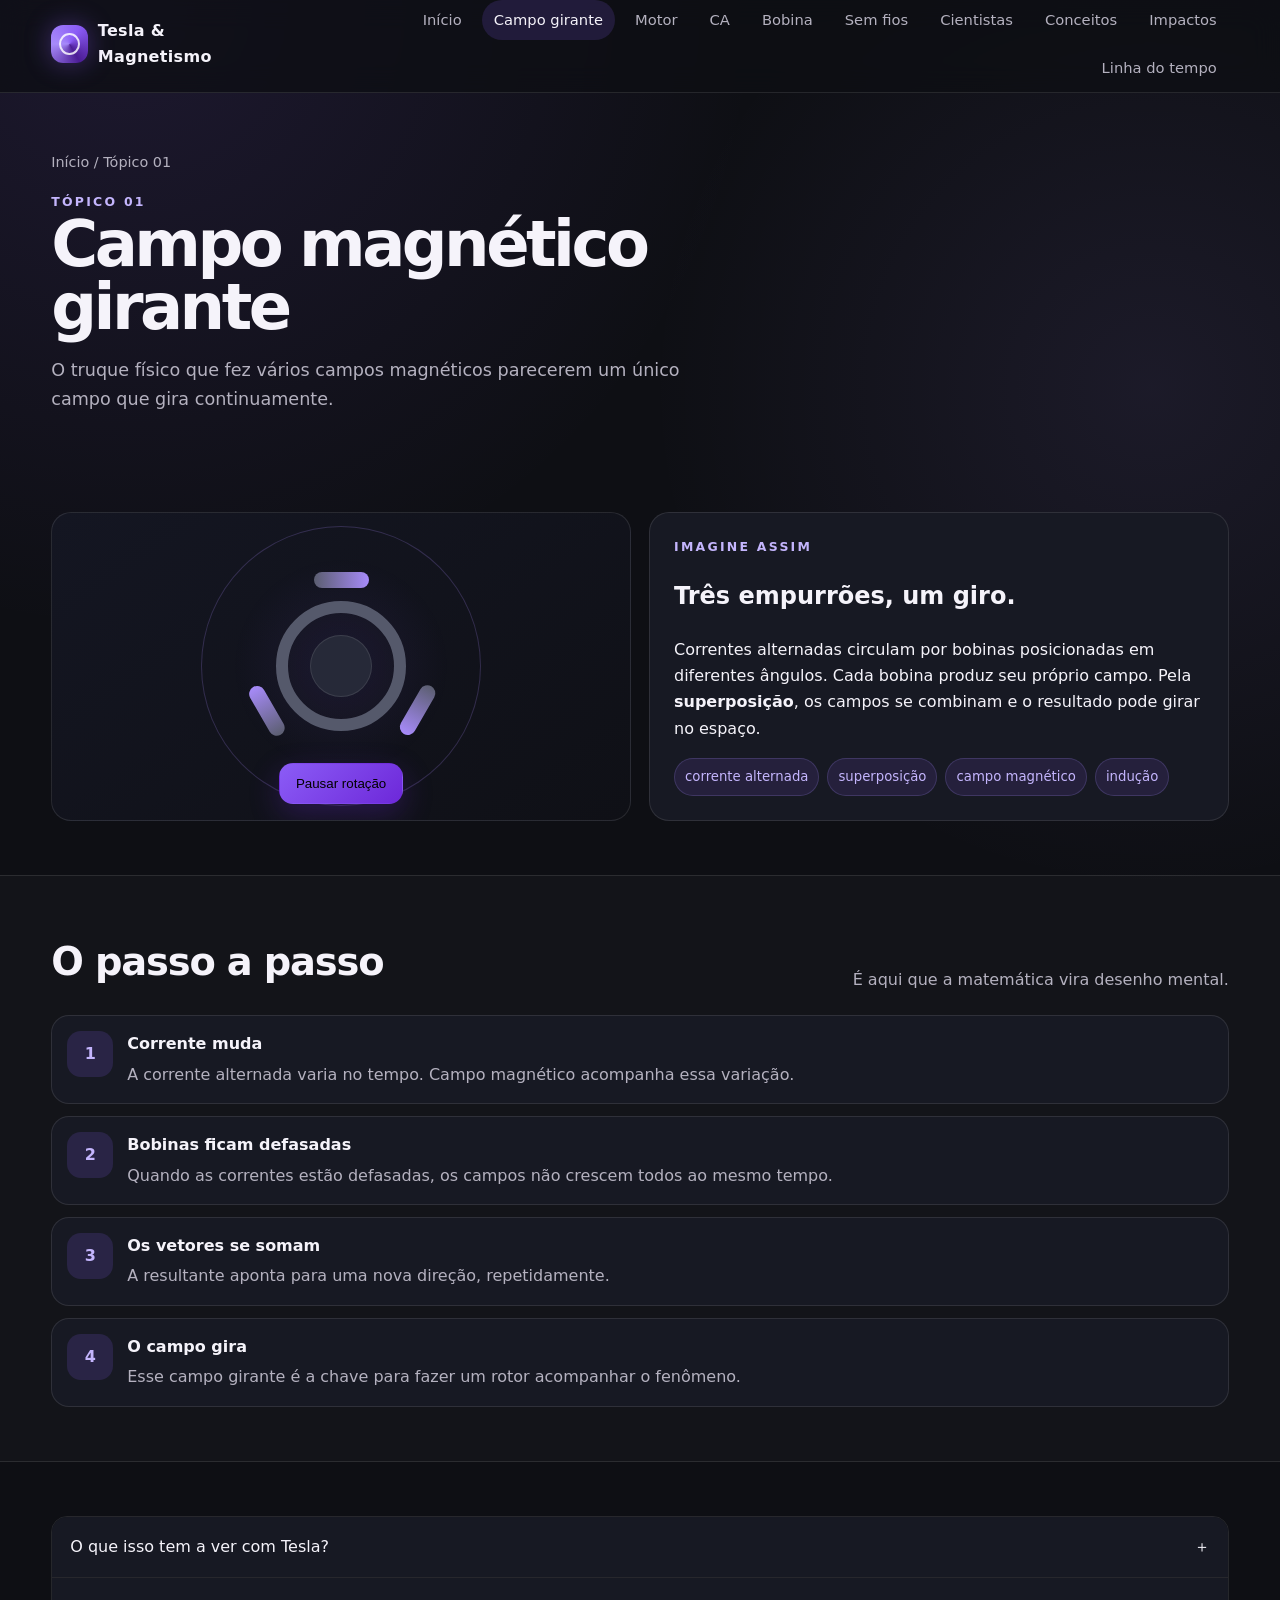
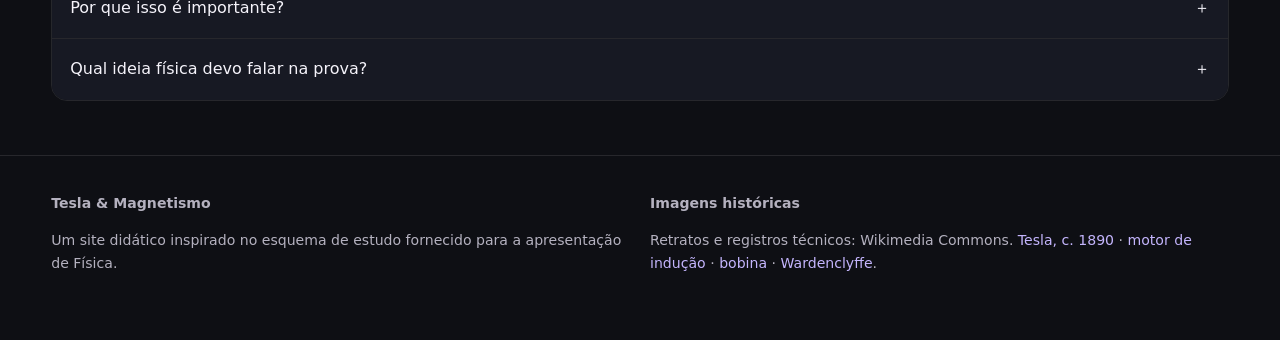
<file: campo-magnetico.html>
<!doctype html>
<html lang="pt-BR">

<head>
  <meta charset="utf-8">
  <meta name="viewport" content="width=device-width,initial-scale=1">
  <meta name="theme-color" content="#8b5cf6">
  <title>Tesla & Magnetismo | Campo Magnetico</title>
  <link rel="stylesheet" href="style.css">
</head>

<body>
  <header class="topbar">
    <nav class="nav container">
      <a class="brand" href="index.html"><span class="brand-mark"></span><span>Tesla & Magnetismo</span></a>
      <div class="nav-links">
        <a href="index.html">Início</a>
        <a href="campo-magnetico.html">Campo girante</a>
        <a href="motor-inducao.html">Motor</a>
        <a href="corrente-alternada.html">CA</a>
        <a href="bobina-tesla.html">Bobina</a>
        <a href="transmissao.html">Sem fios</a>
        <a href="cientistas.html">Cientistas</a>
        <a href="conceitos.html">Conceitos</a>
        <a href="impactos.html">Impactos</a>
        <a href="linha-do-tempo.html">Linha do tempo</a>
      </div>
    </nav>
    <div class="progress"></div>
  </header>
  <section class="page-hero">
    <div class="container">
      <div class="breadcrumbs"><a href="index.html">Início</a> / Tópico 01</div>
      <div class="page-title">
        <div class="reveal">
          <div class="eyebrow">Tópico 01</div>
          <h1>Campo magnético girante</h1>
          <p class="lead">O truque físico que fez vários campos magnéticos parecerem um único campo que gira
            continuamente.</p>
        </div>
      </div>
    </div>
  </section>
  <main>
    <section class="section">
      <div class="container lesson">
        <div class="visual reveal">
          <div class="rotor-scene" id="rotatorScene">
            <div class="coil-arm a"></div>
            <div class="coil-arm b"></div>
            <div class="coil-arm c"></div>
            <div class="rotor">
              <div class="rotor-core"></div>
            </div>
          </div><button class="btn primary" id="rotatorToggle" style="position:absolute;bottom:16px">Pausar
            rotação</button>
        </div>
        <div class="text-panel reveal">
          <div class="eyebrow">Imagine assim</div>
          <h2>Três empurrões, um giro.</h2>
          <p>Correntes alternadas circulam por bobinas posicionadas em diferentes ângulos. Cada bobina produz seu
            próprio campo. Pela <strong>superposição</strong>, os campos se combinam e o resultado pode girar no espaço.
          </p>
          <div class="pills"><span class="pill">corrente alternada</span><span class="pill">superposição</span><span
              class="pill">campo magnético</span><span class="pill">indução</span></div>
        </div>
      </div>
    </section>
    <section class="section alt">
      <div class="container">
        <div class="section-head">
          <h2>O passo a passo</h2>
          <p>É aqui que a matemática vira desenho mental.</p>
        </div>
        <div class="steps">
          <div class="step reveal">
            <div class="step-no">1</div>
            <div>
              <h4>Corrente muda</h4>
              <p>A corrente alternada varia no tempo. Campo magnético acompanha essa variação.</p>
            </div>
          </div>
          <div class="step reveal">
            <div class="step-no">2</div>
            <div>
              <h4>Bobinas ficam defasadas</h4>
              <p>Quando as correntes estão defasadas, os campos não crescem todos ao mesmo tempo.</p>
            </div>
          </div>
          <div class="step reveal">
            <div class="step-no">3</div>
            <div>
              <h4>Os vetores se somam</h4>
              <p>A resultante aponta para uma nova direção, repetidamente.</p>
            </div>
          </div>
          <div class="step reveal">
            <div class="step-no">4</div>
            <div>
              <h4>O campo gira</h4>
              <p>Esse campo girante é a chave para fazer um rotor acompanhar o fenômeno.</p>
            </div>
          </div>
        </div>
      </div>
    </section>
    <section class="section">
      <div class="container">
        <div class="accordion">
          <div class="acc-item"><button class="acc-btn">O que isso tem a ver com Tesla? <span>＋</span></button>
            <div class="acc-content">
              <div>Tesla desenvolveu e patenteou, em 1888, sistemas de motores e distribuição elétrica baseados nesse
                princípio.</div>
            </div>
          </div>
          <div class="acc-item"><button class="acc-btn">Por que isso é importante? <span>＋</span></button>
            <div class="acc-content">
              <div>Porque permitiu construir motores robustos e eficientes sem depender do mesmo tipo de comutação
                mecânica dos motores clássicos de corrente contínua.</div>
            </div>
          </div>
          <div class="acc-item"><button class="acc-btn">Qual ideia física devo falar na prova? <span>＋</span></button>
            <div class="acc-content">
              <div>Correntes elétricas produzem campos magnéticos, os campos se somam e a variação do fluxo pode induzir
                correntes em um condutor.</div>
            </div>
          </div>
        </div>
      </div>
    </section>
  </main>
  <footer class="footer">
    <div class="container footer-grid">
      <div><strong>Tesla & Magnetismo</strong>
        <p>Um site didático inspirado no esquema de estudo fornecido para a apresentação de Física.</p>
      </div>
      <div class="credits"><strong>Imagens históricas</strong>
        <p>Retratos e registros técnicos: Wikimedia Commons. <a
            href="https://commons.wikimedia.org/wiki/File:Nikola_Tesla_around_1890.jpg" target="_blank"
            rel="noopener">Tesla, c. 1890</a> · <a
            href="https://commons.wikimedia.org/wiki/File:Tesla%27s_induction_motor.jpg" target="_blank"
            rel="noopener">motor de indução</a> · <a href="https://commons.wikimedia.org/wiki/File:Tesla_lab_coil1.jpg"
            target="_blank" rel="noopener">bobina</a> · <a
            href="https://commons.wikimedia.org/wiki/File:Wardenclyffe_Tower.jpg" target="_blank"
            rel="noopener">Wardenclyffe</a>.</p>
      </div>
    </div>
  </footer>
  <script src="script.js"></script>
</body>

</html>
</file>
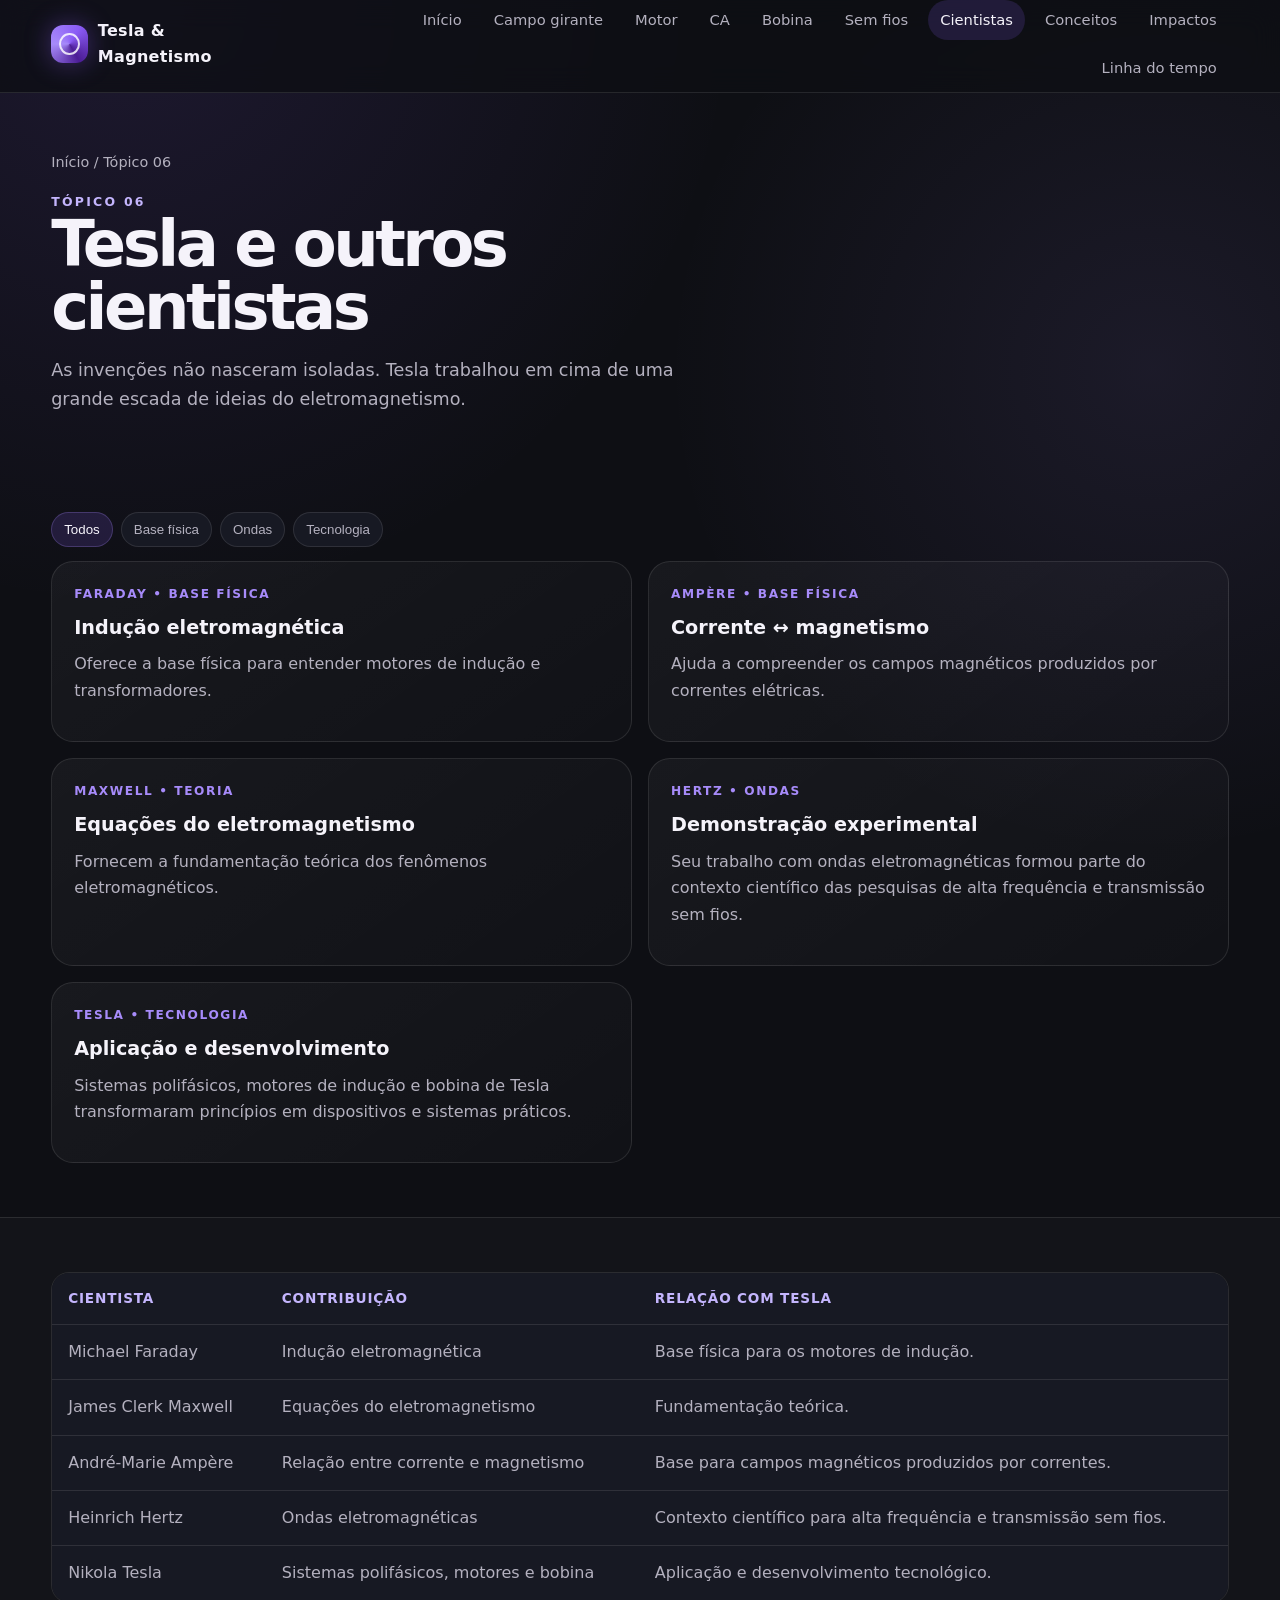
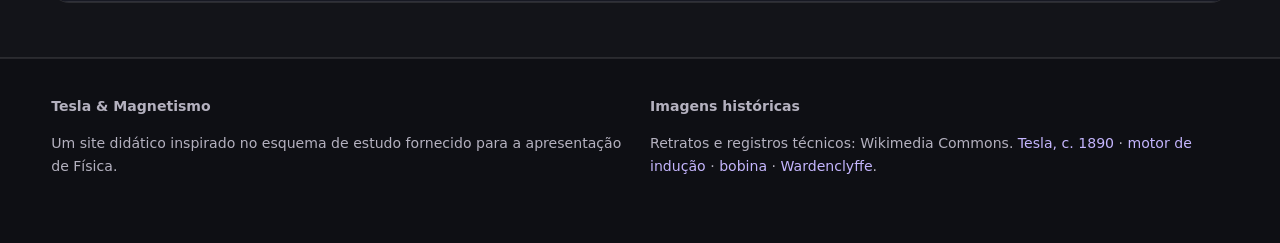
<file: cientistas.html>
<!doctype html>
<html lang="pt-BR">

<head>
  <meta charset="utf-8">
  <meta name="viewport" content="width=device-width,initial-scale=1">
  <meta name="theme-color" content="#8b5cf6">
  <title>Tesla & Magnetismo | Cientistas</title>
  <link rel="stylesheet" href="style.css">
</head>

<body>
  <header class="topbar">
    <nav class="nav container">
      <a class="brand" href="index.html"><span class="brand-mark"></span><span>Tesla & Magnetismo</span></a>
      <div class="nav-links">
        <a href="index.html">Início</a>
        <a href="campo-magnetico.html">Campo girante</a>
        <a href="motor-inducao.html">Motor</a>
        <a href="corrente-alternada.html">CA</a>
        <a href="bobina-tesla.html">Bobina</a>
        <a href="transmissao.html">Sem fios</a>
        <a href="cientistas.html">Cientistas</a>
        <a href="conceitos.html">Conceitos</a>
        <a href="impactos.html">Impactos</a>
        <a href="linha-do-tempo.html">Linha do tempo</a>
      </div>
    </nav>
    <div class="progress"></div>
  </header>
  <section class="page-hero">
    <div class="container">
      <div class="breadcrumbs"><a href="index.html">Início</a> / Tópico 06</div>
      <div class="page-title">
        <div class="reveal">
          <div class="eyebrow">Tópico 06</div>
          <h1>Tesla e outros cientistas</h1>
          <p class="lead">As invenções não nasceram isoladas. Tesla trabalhou em cima de uma grande escada de ideias do
            eletromagnetismo.</p>
        </div>
      </div>
    </div>
  </section>
  <main>
    <section class="section">
      <div class="container">
        <div class="filter-row"><button class="filter-btn active" data-filter="todos">Todos</button><button
            class="filter-btn" data-filter="base">Base física</button><button class="filter-btn"
            data-filter="ondas">Ondas</button><button class="filter-btn" data-filter="tecnologia">Tecnologia</button>
        </div>
        <div class="grid two">
          <article class="card reveal" data-scientist="base">
            <div class="num">Faraday • base física</div>
            <h3>Indução eletromagnética</h3>
            <p>Oferece a base física para entender motores de indução e transformadores.</p>
          </article>
          <article class="card reveal" data-scientist="base">
            <div class="num">Ampère • base física</div>
            <h3>Corrente ↔ magnetismo</h3>
            <p>Ajuda a compreender os campos magnéticos produzidos por correntes elétricas.</p>
          </article>
          <article class="card reveal" data-scientist="base">
            <div class="num">Maxwell • teoria</div>
            <h3>Equações do eletromagnetismo</h3>
            <p>Fornecem a fundamentação teórica dos fenômenos eletromagnéticos.</p>
          </article>
          <article class="card reveal" data-scientist="ondas">
            <div class="num">Hertz • ondas</div>
            <h3>Demonstração experimental</h3>
            <p>Seu trabalho com ondas eletromagnéticas formou parte do contexto científico das pesquisas de alta
              frequência e transmissão sem fios.</p>
          </article>
          <article class="card reveal" data-scientist="tecnologia">
            <div class="num">Tesla • tecnologia</div>
            <h3>Aplicação e desenvolvimento</h3>
            <p>Sistemas polifásicos, motores de indução e bobina de Tesla transformaram princípios em dispositivos e
              sistemas práticos.</p>
          </article>
        </div>
      </div>
    </section>
    <section class="section alt">
      <div class="container table-wrap reveal">
        <table class="data-table">
          <thead>
            <tr>
              <th>Cientista</th>
              <th>Contribuição</th>
              <th>Relação com Tesla</th>
            </tr>
          </thead>
          <tbody>
            <tr>
              <td>Michael Faraday</td>
              <td>Indução eletromagnética</td>
              <td>Base física para os motores de indução.</td>
            </tr>
            <tr>
              <td>James Clerk Maxwell</td>
              <td>Equações do eletromagnetismo</td>
              <td>Fundamentação teórica.</td>
            </tr>
            <tr>
              <td>André-Marie Ampère</td>
              <td>Relação entre corrente e magnetismo</td>
              <td>Base para campos magnéticos produzidos por correntes.</td>
            </tr>
            <tr>
              <td>Heinrich Hertz</td>
              <td>Ondas eletromagnéticas</td>
              <td>Contexto científico para alta frequência e transmissão sem fios.</td>
            </tr>
            <tr>
              <td>Nikola Tesla</td>
              <td>Sistemas polifásicos, motores e bobina</td>
              <td>Aplicação e desenvolvimento tecnológico.</td>
            </tr>
          </tbody>
        </table>
      </div>
    </section>
  </main>
  <footer class="footer">
    <div class="container footer-grid">
      <div><strong>Tesla & Magnetismo</strong>
        <p>Um site didático inspirado no esquema de estudo fornecido para a apresentação de Física.</p>
      </div>
      <div class="credits"><strong>Imagens históricas</strong>
        <p>Retratos e registros técnicos: Wikimedia Commons. <a
            href="https://commons.wikimedia.org/wiki/File:Nikola_Tesla_around_1890.jpg" target="_blank"
            rel="noopener">Tesla, c. 1890</a> · <a
            href="https://commons.wikimedia.org/wiki/File:Tesla%27s_induction_motor.jpg" target="_blank"
            rel="noopener">motor de indução</a> · <a href="https://commons.wikimedia.org/wiki/File:Tesla_lab_coil1.jpg"
            target="_blank" rel="noopener">bobina</a> · <a
            href="https://commons.wikimedia.org/wiki/File:Wardenclyffe_Tower.jpg" target="_blank"
            rel="noopener">Wardenclyffe</a>.</p>
      </div>
    </div>
  </footer>
  <script src="script.js"></script>
</body>

</html>
</file>
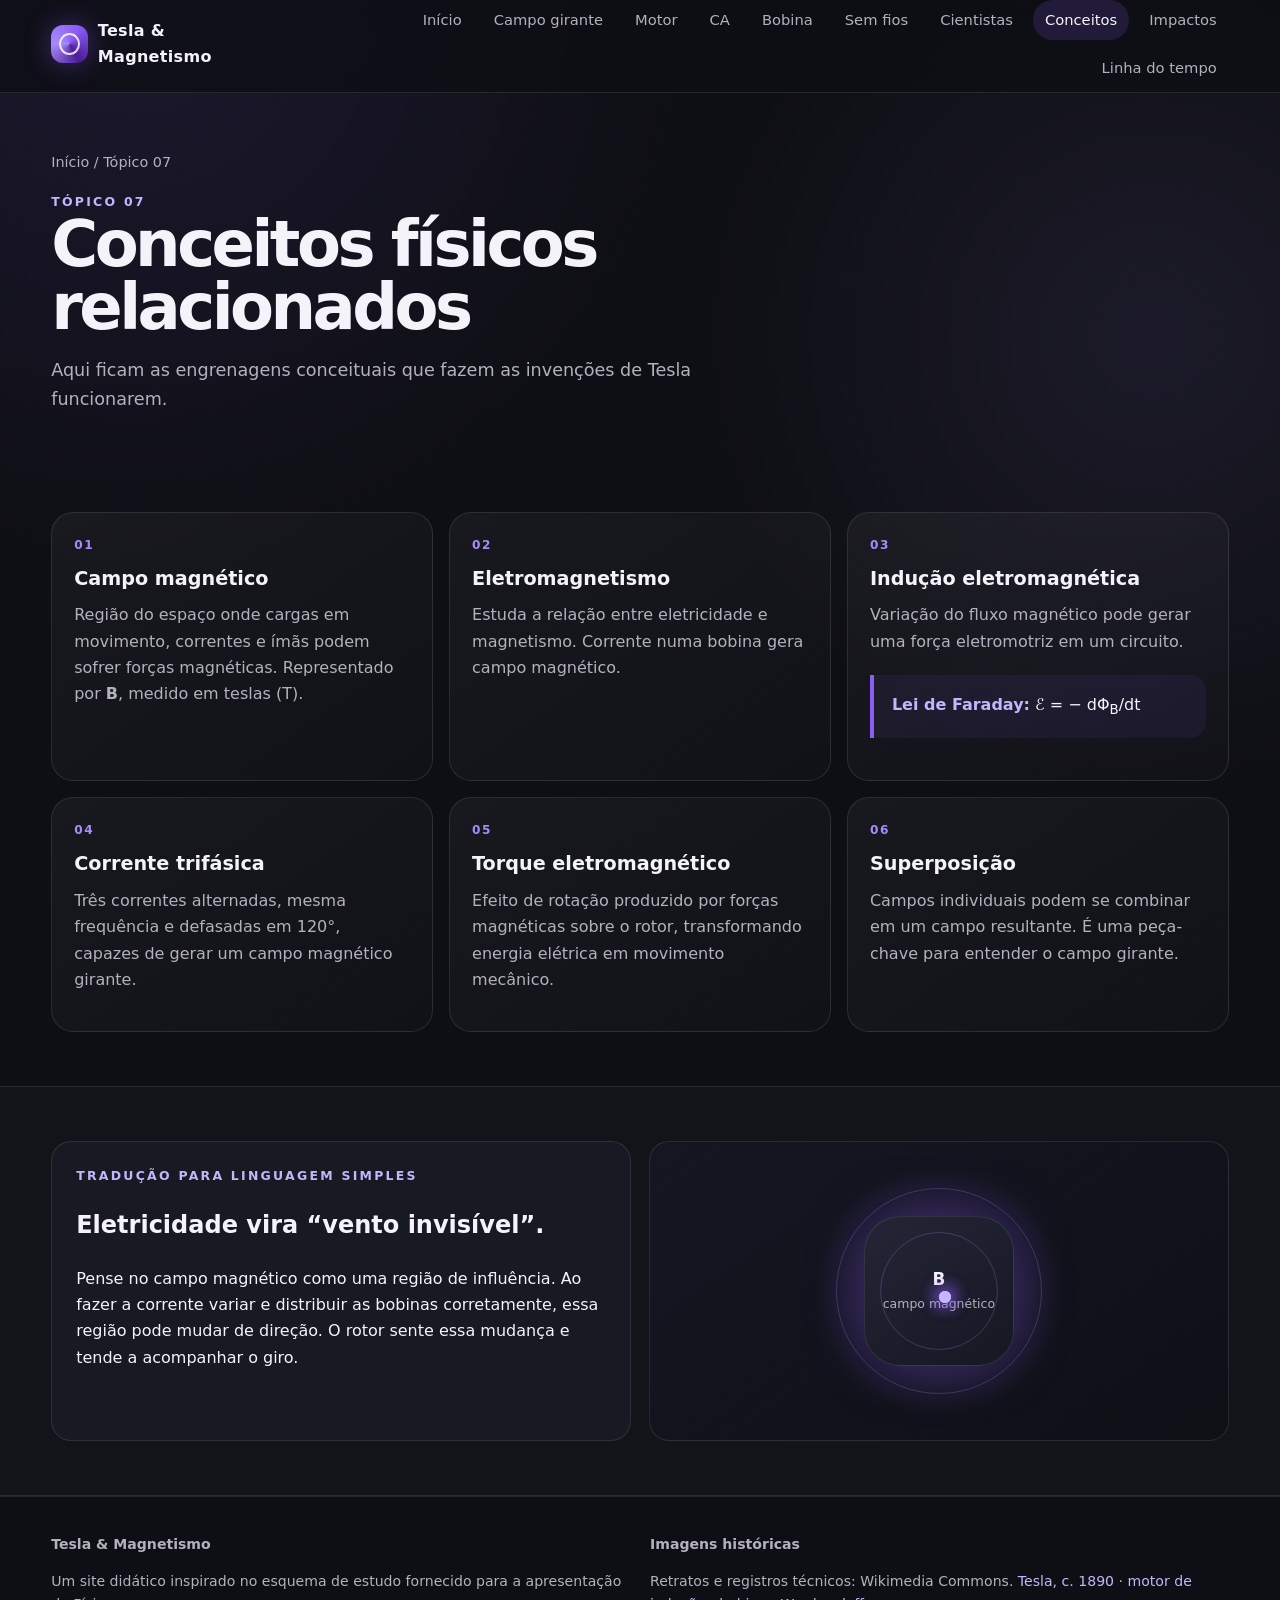
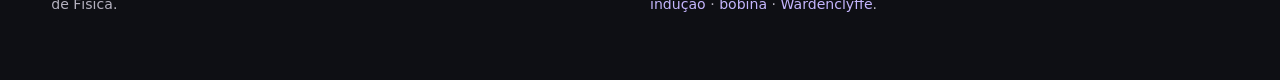
<file: conceitos.html>
<!doctype html>
<html lang="pt-BR">

<head>
  <meta charset="utf-8">
  <meta name="viewport" content="width=device-width,initial-scale=1">
  <meta name="theme-color" content="#8b5cf6">
  <title>Tesla & Magnetismo | Conceitos</title>
  <link rel="stylesheet" href="style.css">
</head>

<body>
  <header class="topbar">
    <nav class="nav container">
      <a class="brand" href="index.html"><span class="brand-mark"></span><span>Tesla & Magnetismo</span></a>
      <div class="nav-links">
        <a href="index.html">Início</a>
        <a href="campo-magnetico.html">Campo girante</a>
        <a href="motor-inducao.html">Motor</a>
        <a href="corrente-alternada.html">CA</a>
        <a href="bobina-tesla.html">Bobina</a>
        <a href="transmissao.html">Sem fios</a>
        <a href="cientistas.html">Cientistas</a>
        <a href="conceitos.html">Conceitos</a>
        <a href="impactos.html">Impactos</a>
        <a href="linha-do-tempo.html">Linha do tempo</a>
      </div>
    </nav>
    <div class="progress"></div>
  </header>
  <section class="page-hero">
    <div class="container">
      <div class="breadcrumbs"><a href="index.html">Início</a> / Tópico 07</div>
      <div class="page-title">
        <div class="reveal">
          <div class="eyebrow">Tópico 07</div>
          <h1>Conceitos físicos relacionados</h1>
          <p class="lead">Aqui ficam as engrenagens conceituais que fazem as invenções de Tesla funcionarem.</p>
        </div>
      </div>
    </div>
  </section>
  <main>
    <section class="section">
      <div class="container grid">
        <article class="card reveal">
          <div class="num">01</div>
          <h3>Campo magnético</h3>
          <p>Região do espaço onde cargas em movimento, correntes e ímãs podem sofrer forças magnéticas. Representado
            por <strong>B</strong>, medido em teslas (T).</p>
        </article>
        <article class="card reveal">
          <div class="num">02</div>
          <h3>Eletromagnetismo</h3>
          <p>Estuda a relação entre eletricidade e magnetismo. Corrente numa bobina gera campo magnético.</p>
        </article>
        <article class="card reveal">
          <div class="num">03</div>
          <h3>Indução eletromagnética</h3>
          <p>Variação do fluxo magnético pode gerar uma força eletromotriz em um circuito.</p>
          <div class="callout"><strong>Lei de Faraday:</strong> ℰ = − dΦ<sub>B</sub>/dt</div>
        </article>
        <article class="card reveal">
          <div class="num">04</div>
          <h3>Corrente trifásica</h3>
          <p>Três correntes alternadas, mesma frequência e defasadas em 120°, capazes de gerar um campo magnético
            girante.</p>
        </article>
        <article class="card reveal">
          <div class="num">05</div>
          <h3>Torque eletromagnético</h3>
          <p>Efeito de rotação produzido por forças magnéticas sobre o rotor, transformando energia elétrica em
            movimento mecânico.</p>
        </article>
        <article class="card reveal">
          <div class="num">06</div>
          <h3>Superposição</h3>
          <p>Campos individuais podem se combinar em um campo resultante. É uma peça-chave para entender o campo
            girante.</p>
        </article>
      </div>
    </section>
    <section class="section alt">
      <div class="container lesson">
        <div class="text-panel reveal">
          <div class="eyebrow">Tradução para linguagem simples</div>
          <h2>Eletricidade vira “vento invisível”.</h2>
          <p>Pense no campo magnético como uma região de influência. Ao fazer a corrente variar e distribuir as bobinas
            corretamente, essa região pode mudar de direção. O rotor sente essa mudança e tende a acompanhar o giro.</p>
        </div>
        <div class="visual reveal">
          <div class="core" style="width:250px;height:250px">
            <div class="orbit-dot"></div>
            <div class="orbit-dot"></div>
            <div class="orbit-dot"></div>
            <div class="core-center">
              <div><strong>B</strong><span>campo magnético</span></div>
            </div>
          </div>
        </div>
      </div>
    </section>
  </main>
  <footer class="footer">
    <div class="container footer-grid">
      <div><strong>Tesla & Magnetismo</strong>
        <p>Um site didático inspirado no esquema de estudo fornecido para a apresentação de Física.</p>
      </div>
      <div class="credits"><strong>Imagens históricas</strong>
        <p>Retratos e registros técnicos: Wikimedia Commons. <a
            href="https://commons.wikimedia.org/wiki/File:Nikola_Tesla_around_1890.jpg" target="_blank"
            rel="noopener">Tesla, c. 1890</a> · <a
            href="https://commons.wikimedia.org/wiki/File:Tesla%27s_induction_motor.jpg" target="_blank"
            rel="noopener">motor de indução</a> · <a href="https://commons.wikimedia.org/wiki/File:Tesla_lab_coil1.jpg"
            target="_blank" rel="noopener">bobina</a> · <a
            href="https://commons.wikimedia.org/wiki/File:Wardenclyffe_Tower.jpg" target="_blank"
            rel="noopener">Wardenclyffe</a>.</p>
      </div>
    </div>
  </footer>
  <script src="script.js"></script>
</body>

</html>
</file>
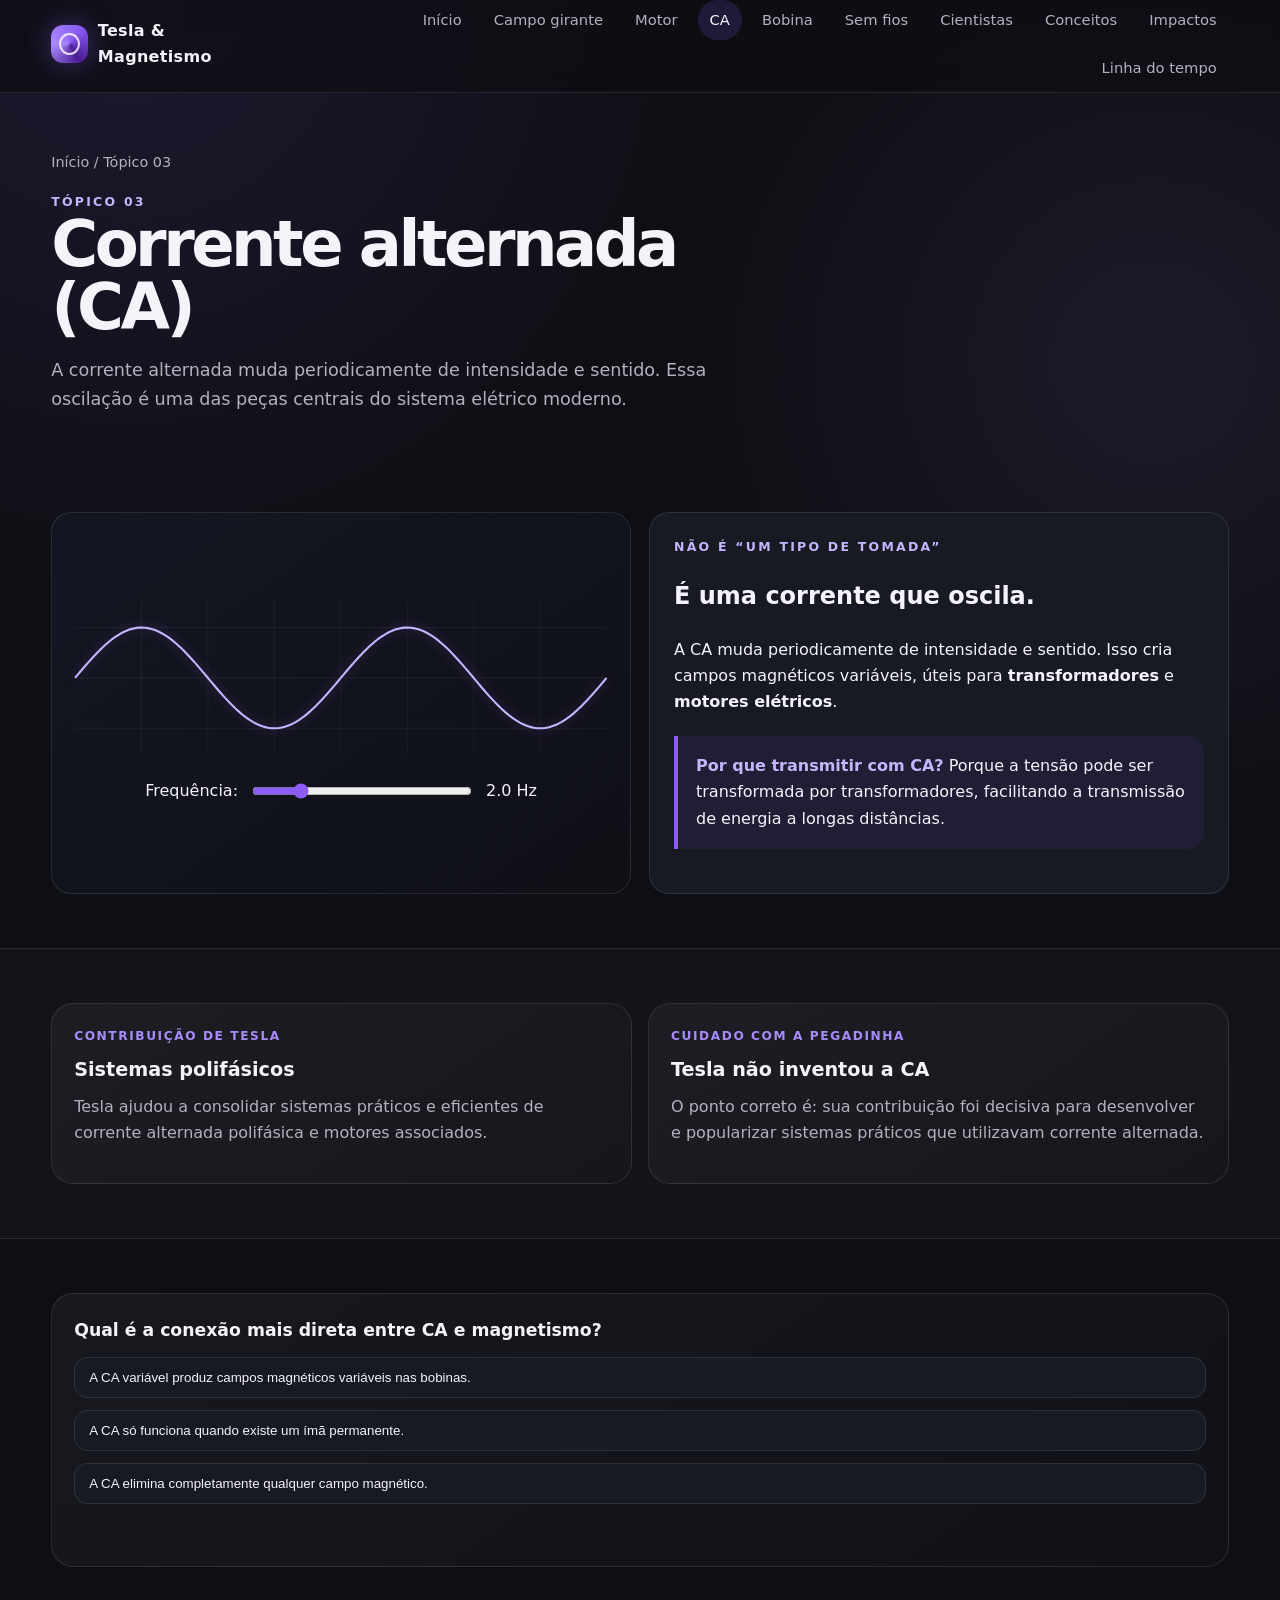
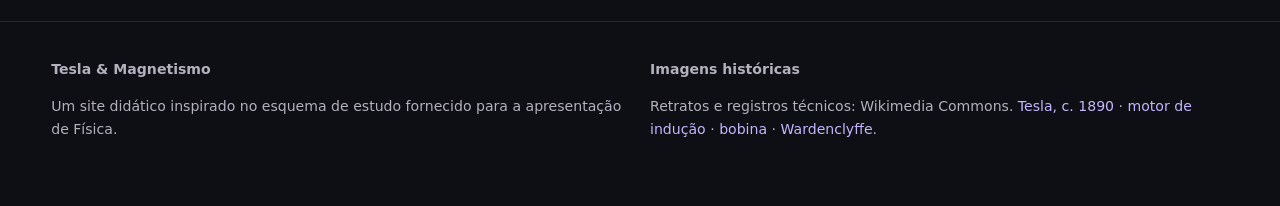
<file: corrente-alternada.html>
<!doctype html>
<html lang="pt-BR">

<head>
  <meta charset="utf-8">
  <meta name="viewport" content="width=device-width,initial-scale=1">
  <meta name="theme-color" content="#8b5cf6">
  <title>Tesla & Magnetismo | Corrente Alternada</title>
  <link rel="stylesheet" href="style.css">
</head>

<body>
  <header class="topbar">
    <nav class="nav container">
      <a class="brand" href="index.html"><span class="brand-mark"></span><span>Tesla & Magnetismo</span></a>
      <div class="nav-links">
        <a href="index.html">Início</a>
        <a href="campo-magnetico.html">Campo girante</a>
        <a href="motor-inducao.html">Motor</a>
        <a href="corrente-alternada.html">CA</a>
        <a href="bobina-tesla.html">Bobina</a>
        <a href="transmissao.html">Sem fios</a>
        <a href="cientistas.html">Cientistas</a>
        <a href="conceitos.html">Conceitos</a>
        <a href="impactos.html">Impactos</a>
        <a href="linha-do-tempo.html">Linha do tempo</a>
      </div>
    </nav>
    <div class="progress"></div>
  </header>
  <section class="page-hero">
    <div class="container">
      <div class="breadcrumbs"><a href="index.html">Início</a> / Tópico 03</div>
      <div class="page-title">
        <div class="reveal">
          <div class="eyebrow">Tópico 03</div>
          <h1>Corrente alternada (CA)</h1>
          <p class="lead">A corrente alternada muda periodicamente de intensidade e sentido. Essa oscilação é uma das
            peças centrais do sistema elétrico moderno.</p>
        </div>
      </div>
    </div>
  </section>
  <main>
    <section class="section">
      <div class="container lesson">
        <div class="visual reveal">
          <div class="wave-wrap"><svg class="wave-svg" viewBox="0 0 760 220" role="img"
              aria-label="Onda senoidal de corrente alternada">
              <g>
                <path class="grid-line"
                  d="M0 38H760M0 110H760M0 182H760M95 0V220M190 0V220M285 0V220M380 0V220M475 0V220M570 0V220M665 0V220">
                </path>
                <path id="wavePath" class="wave-path" d=""></path>
              </g>
            </svg>
            <div class="wave-controls"><label for="freq">Frequência:</label><input id="freq" type="range" min="1"
                max="6" step=".5" value="2"><span id="freqValue">2.0 Hz</span></div>
          </div>
        </div>
        <div class="text-panel reveal">
          <div class="eyebrow">Não é “um tipo de tomada”</div>
          <h2>É uma corrente que oscila.</h2>
          <p>A CA muda periodicamente de intensidade e sentido. Isso cria campos magnéticos variáveis, úteis para
            <strong>transformadores</strong> e <strong>motores elétricos</strong>.</p>
          <div class="callout"><strong>Por que transmitir com CA?</strong> Porque a tensão pode ser transformada por
            transformadores, facilitando a transmissão de energia a longas distâncias.</div>
        </div>
      </div>
    </section>
    <section class="section alt">
      <div class="container grid two">
        <article class="card reveal">
          <div class="num">Contribuição de Tesla</div>
          <h3>Sistemas polifásicos</h3>
          <p>Tesla ajudou a consolidar sistemas práticos e eficientes de corrente alternada polifásica e motores
            associados.</p>
        </article>
        <article class="card reveal">
          <div class="num">Cuidado com a pegadinha</div>
          <h3>Tesla não inventou a CA</h3>
          <p>O ponto correto é: sua contribuição foi decisiva para desenvolver e popularizar sistemas práticos que
            utilizavam corrente alternada.</p>
        </article>
      </div>
    </section>
    <section class="section">
      <div class="container">
        <div class="quiz card reveal">
          <div class="quiz-q">Qual é a conexão mais direta entre CA e magnetismo?</div><button data-correct="true">A CA
            variável produz campos magnéticos variáveis nas bobinas.</button><button>A CA só funciona quando existe um
            ímã permanente.</button><button>A CA elimina completamente qualquer campo magnético.</button>
          <div class="quiz-feedback"></div>
        </div>
      </div>
    </section>
  </main>
  <footer class="footer">
    <div class="container footer-grid">
      <div><strong>Tesla & Magnetismo</strong>
        <p>Um site didático inspirado no esquema de estudo fornecido para a apresentação de Física.</p>
      </div>
      <div class="credits"><strong>Imagens históricas</strong>
        <p>Retratos e registros técnicos: Wikimedia Commons. <a
            href="https://commons.wikimedia.org/wiki/File:Nikola_Tesla_around_1890.jpg" target="_blank"
            rel="noopener">Tesla, c. 1890</a> · <a
            href="https://commons.wikimedia.org/wiki/File:Tesla%27s_induction_motor.jpg" target="_blank"
            rel="noopener">motor de indução</a> · <a href="https://commons.wikimedia.org/wiki/File:Tesla_lab_coil1.jpg"
            target="_blank" rel="noopener">bobina</a> · <a
            href="https://commons.wikimedia.org/wiki/File:Wardenclyffe_Tower.jpg" target="_blank"
            rel="noopener">Wardenclyffe</a>.</p>
      </div>
    </div>
  </footer>
  <script src="script.js"></script>
</body>

</html>
</file>
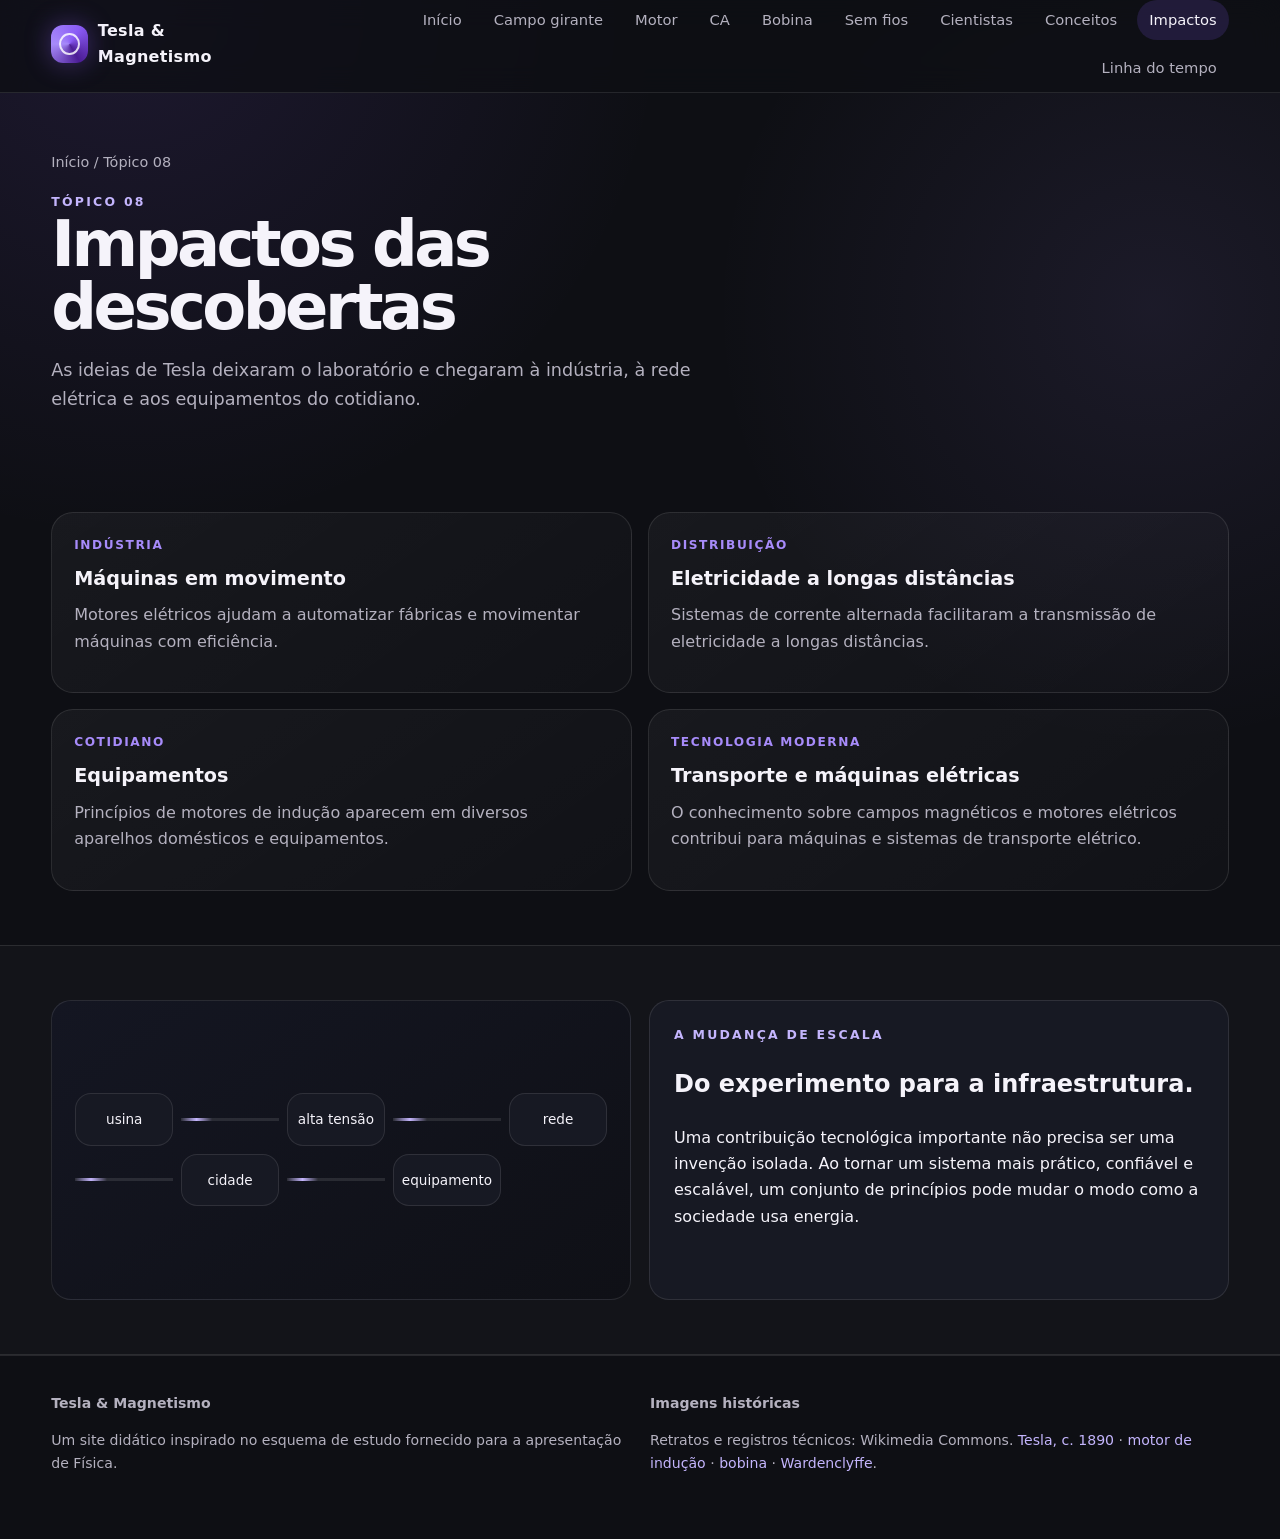
<file: impactos.html>
<!doctype html>
<html lang="pt-BR">

<head>
  <meta charset="utf-8">
  <meta name="viewport" content="width=device-width,initial-scale=1">
  <meta name="theme-color" content="#8b5cf6">
  <title>Tesla & Magnetismo | Impactos</title>
  <link rel="stylesheet" href="style.css">
</head>

<body>
  <header class="topbar">
    <nav class="nav container">
      <a class="brand" href="index.html"><span class="brand-mark"></span><span>Tesla & Magnetismo</span></a>
      <div class="nav-links">
        <a href="index.html">Início</a>
        <a href="campo-magnetico.html">Campo girante</a>
        <a href="motor-inducao.html">Motor</a>
        <a href="corrente-alternada.html">CA</a>
        <a href="bobina-tesla.html">Bobina</a>
        <a href="transmissao.html">Sem fios</a>
        <a href="cientistas.html">Cientistas</a>
        <a href="conceitos.html">Conceitos</a>
        <a href="impactos.html">Impactos</a>
        <a href="linha-do-tempo.html">Linha do tempo</a>
      </div>
    </nav>
    <div class="progress"></div>
  </header>
  <section class="page-hero">
    <div class="container">
      <div class="breadcrumbs"><a href="index.html">Início</a> / Tópico 08</div>
      <div class="page-title">
        <div class="reveal">
          <div class="eyebrow">Tópico 08</div>
          <h1>Impactos das descobertas</h1>
          <p class="lead">As ideias de Tesla deixaram o laboratório e chegaram à indústria, à rede elétrica e aos
            equipamentos do cotidiano.</p>
        </div>
      </div>
    </div>
  </section>
  <main>
    <section class="section">
      <div class="container grid two">
        <article class="card reveal">
          <div class="num">Indústria</div>
          <h3>Máquinas em movimento</h3>
          <p>Motores elétricos ajudam a automatizar fábricas e movimentar máquinas com eficiência.</p>
        </article>
        <article class="card reveal">
          <div class="num">Distribuição</div>
          <h3>Eletricidade a longas distâncias</h3>
          <p>Sistemas de corrente alternada facilitaram a transmissão de eletricidade a longas distâncias.</p>
        </article>
        <article class="card reveal">
          <div class="num">Cotidiano</div>
          <h3>Equipamentos</h3>
          <p>Princípios de motores de indução aparecem em diversos aparelhos domésticos e equipamentos.</p>
        </article>
        <article class="card reveal">
          <div class="num">Tecnologia moderna</div>
          <h3>Transporte e máquinas elétricas</h3>
          <p>O conhecimento sobre campos magnéticos e motores elétricos contribui para máquinas e sistemas de transporte
            elétrico.</p>
        </article>
      </div>
    </section>
    <section class="section alt">
      <div class="container lesson">
        <div class="visual reveal">
          <div class="flow">
            <div class="station">usina</div>
            <div class="pulse"></div>
            <div class="station">alta tensão</div>
            <div class="pulse"></div>
            <div class="station">rede</div>
            <div class="pulse"></div>
            <div class="station">cidade</div>
            <div class="pulse"></div>
            <div class="station">equipamento</div>
          </div>
        </div>
        <div class="text-panel reveal">
          <div class="eyebrow">A mudança de escala</div>
          <h2>Do experimento para a infraestrutura.</h2>
          <p>Uma contribuição tecnológica importante não precisa ser uma invenção isolada. Ao tornar um sistema mais
            prático, confiável e escalável, um conjunto de princípios pode mudar o modo como a sociedade usa energia.
          </p>
        </div>
      </div>
    </section>
  </main>
  <footer class="footer">
    <div class="container footer-grid">
      <div><strong>Tesla & Magnetismo</strong>
        <p>Um site didático inspirado no esquema de estudo fornecido para a apresentação de Física.</p>
      </div>
      <div class="credits"><strong>Imagens históricas</strong>
        <p>Retratos e registros técnicos: Wikimedia Commons. <a
            href="https://commons.wikimedia.org/wiki/File:Nikola_Tesla_around_1890.jpg" target="_blank"
            rel="noopener">Tesla, c. 1890</a> · <a
            href="https://commons.wikimedia.org/wiki/File:Tesla%27s_induction_motor.jpg" target="_blank"
            rel="noopener">motor de indução</a> · <a href="https://commons.wikimedia.org/wiki/File:Tesla_lab_coil1.jpg"
            target="_blank" rel="noopener">bobina</a> · <a
            href="https://commons.wikimedia.org/wiki/File:Wardenclyffe_Tower.jpg" target="_blank"
            rel="noopener">Wardenclyffe</a>.</p>
      </div>
    </div>
  </footer>
  <script src="script.js"></script>
</body>

</html>
</file>
<file: style.css>
:root {
  --bg: #0e0f14;
  --panel: #171923;
  --panel-2: #1e202d;
  --line: rgba(255, 255, 255, .10);
  --text: #f5f3fa;
  --muted: #b4b1bf;
  --purple: #8b5cf6;
  --purple-2: #a78bfa;
  --purple-3: #c4b5fd;
  --glow: rgba(139, 92, 246, .38);
  --gray: #2a2d3a;
  --max: 1180px;
  --radius: 22px;
}

* {
  box-sizing: border-box
}

html {
  scroll-behavior: smooth
}

body {
  margin: 0;
  background: radial-gradient(circle at 10% 0%, rgba(139, 92, 246, .12), transparent 28%), radial-gradient(circle at 90% 20%, rgba(167, 139, 250, .09), transparent 26%), var(--bg);
  color: var(--text);
  font-family: Inter, ui-sans-serif, system-ui, -apple-system, BlinkMacSystemFont, "Segoe UI", sans-serif;
  line-height: 1.65
}

a {
  color: inherit;
  text-decoration: none
}

img {
  max-width: 100%;
  display: block
}

.container {
  width: min(var(--max), 92vw);
  margin: auto
}

.topbar {
  position: sticky;
  top: 0;
  z-index: 50;
  background: rgba(14, 15, 20, .78);
  backdrop-filter: blur(14px);
  border-bottom: 1px solid var(--line)
}

.nav {
  min-height: 68px;
  display: flex;
  align-items: center;
  justify-content: space-between;
  gap: 20px
}

.brand {
  display: flex;
  align-items: center;
  gap: 10px;
  font-weight: 800;
  letter-spacing: .02em
}

.brand-mark {
  width: 38px;
  height: 38px;
  border-radius: 12px;
  background: conic-gradient(from 30deg, var(--purple), #4c1d95, var(--purple-2), var(--purple));
  box-shadow: 0 0 26px var(--glow);
  position: relative
}

.brand-mark:after {
  content: "";
  position: absolute;
  inset: 8px;
  border: 2px solid rgba(255, 255, 255, .82);
  border-radius: 50%
}

.nav-links {
  display: flex;
  flex-wrap: wrap;
  gap: 8px;
  justify-content: flex-end
}

.nav-links a {
  padding: 8px 12px;
  border-radius: 999px;
  color: var(--muted);
  font-size: .92rem
}

.nav-links a:hover,
.nav-links a.active {
  color: var(--text);
  background: rgba(139, 92, 246, .16)
}

.progress {
  height: 3px;
  background: linear-gradient(90deg, var(--purple), var(--purple-3));
  transform-origin: left;
  transform: scaleX(0)
}

.hero {
  padding: 88px 0 54px;
  position: relative;
  overflow: hidden
}

.hero-grid {
  display: grid;
  grid-template-columns: 1.2fr .8fr;
  align-items: center;
  gap: 44px
}

.eyebrow {
  text-transform: uppercase;
  letter-spacing: .18em;
  font-size: .78rem;
  color: var(--purple-3);
  font-weight: 800
}

h1 {
  font-size: clamp(2.8rem, 6vw, 5.6rem);
  line-height: .98;
  margin: 14px 0 22px;
  letter-spacing: -.055em
}

.lead {
  font-size: 1.1rem;
  color: var(--muted);
  max-width: 700px
}

.hero-actions {
  display: flex;
  gap: 12px;
  flex-wrap: wrap;
  margin-top: 28px
}

.btn {
  display: inline-flex;
  align-items: center;
  justify-content: center;
  gap: 8px;
  padding: 12px 16px;
  border-radius: 14px;
  border: 1px solid var(--line);
  transition: .25s;
  background: rgba(255, 255, 255, .03)
}

.btn.primary {
  background: linear-gradient(135deg, var(--purple), #6d28d9);
  border-color: transparent;
  box-shadow: 0 10px 30px rgba(109, 40, 217, .28)
}

.btn:hover {
  transform: translateY(-2px);
  border-color: rgba(196, 181, 253, .35)
}

.hero-art {
  position: relative;
  min-height: 410px;
  display: grid;
  place-items: center
}

.core {
  width: min(330px, 65vw);
  aspect-ratio: 1;
  border-radius: 50%;
  display: grid;
  place-items: center;
  background: radial-gradient(circle, rgba(196, 181, 253, .18), rgba(139, 92, 246, .12) 45%, transparent 70%);
  position: relative
}

.core:before,
.core:after {
  content: "";
  position: absolute;
  border: 1px solid rgba(167, 139, 250, .25);
  border-radius: 50%
}

.core:before {
  inset: 22px;
  animation: spin 16s linear infinite
}

.core:after {
  inset: 66px;
  animation: spin-rev 10s linear infinite
}

.core-center {
  width: 150px;
  height: 150px;
  border-radius: 36px;
  background: linear-gradient(145deg, #242637, #151722);
  border: 1px solid var(--line);
  display: grid;
  place-items: center;
  box-shadow: 0 0 60px rgba(139, 92, 246, .25)
}

.core-center strong {
  font-size: 1.05rem;
  display: block;
  width: 100%;
  text-align: center;
  padding: 0 8px;
  box-sizing: border-box
}

.core-center span {
  font-size: .78rem;
  color: var(--muted);
  display: block;
  text-align: center;
  padding: 0 15px
}

.orbit-dot {
  position: absolute;
  width: 12px;
  height: 12px;
  border-radius: 50%;
  background: var(--purple-3);
  box-shadow: 0 0 18px var(--purple);
  animation: orbit 6s linear infinite;
  top: 50%;
  left: 50%;
  transform-origin: -130px 0
}

.orbit-dot:nth-child(2) {
  animation-delay: -1.5s;
  transform-origin: -95px 0
}

.orbit-dot:nth-child(3) {
  animation-delay: -3s;
  transform-origin: -160px 0
}

.orbit-dot:nth-child(4) {
  animation-delay: -4.5s;
  transform-origin: -110px 0
}

.section {
  padding: 54px 0
}

.section.alt {
  background: rgba(255, 255, 255, .018);
  border-block: 1px solid var(--line)
}

.section-head {
  display: flex;
  align-items: end;
  justify-content: space-between;
  gap: 20px;
  margin-bottom: 22px
}

.section-head h2 {
  margin: 0;
  font-size: clamp(1.7rem, 3vw, 2.6rem);
  letter-spacing: -.03em
}

.section-head p {
  margin: 0;
  color: var(--muted);
  max-width: 640px
}

.grid {
  display: grid;
  grid-template-columns: repeat(3, 1fr);
  gap: 16px
}

.grid.two {
  grid-template-columns: repeat(2, 1fr)
}

.card {
  background: linear-gradient(145deg, rgba(255, 255, 255, .045), rgba(255, 255, 255, .015));
  border: 1px solid var(--line);
  border-radius: var(--radius);
  padding: 22px;
  position: relative;
  overflow: hidden;
  transition: .28s
}

.card:hover {
  transform: translateY(-5px);
  border-color: rgba(167, 139, 250, .35);
  box-shadow: 0 16px 45px rgba(0, 0, 0, .26)
}

.card .num {
  font-size: .76rem;
  color: var(--purple-2);
  font-weight: 800;
  letter-spacing: .13em;
  text-transform: uppercase
}

.card h3 {
  margin: 8px 0 8px;
  font-size: 1.2rem
}

.card p {
  color: var(--muted);
  margin: 0 0 15px
}

.card-link {
  color: var(--purple-3);
  font-weight: 700;
  font-size: .92rem
}

.schema {
  display: grid;
  grid-template-columns: repeat(3, 1fr);
  gap: 14px;
  align-items: center;
  position: relative
}

.schema-center {
  grid-column: 2;
  grid-row: 2;
  min-height: 160px;
  display: grid;
  place-items: center;
  text-align: center
}

.schema-card {
  min-height: 145px
}

.arrow {
  display: grid;
  place-items: center;
  color: var(--purple-3);
  font-size: 1.5rem
}

.fact-strip {
  display: grid;
  grid-template-columns: repeat(4, 1fr);
  gap: 12px;
  margin-top: 18px
}

.metric {
  padding: 18px;
  background: var(--panel);
  border: 1px solid var(--line);
  border-radius: 18px
}

.metric b {
  display: block;
  font-size: 1.45rem
}

.metric span {
  color: var(--muted);
  font-size: .9rem
}

.page-hero {
  padding: 58px 0 26px
}

.breadcrumbs {
  color: var(--muted);
  font-size: .9rem;
  margin-bottom: 18px
}

.page-title {
  display: grid;
  grid-template-columns: 1fr .72fr;
  gap: 28px;
  align-items: center
}

.page-title h1 {
  font-size: clamp(2.4rem, 5vw, 4.4rem);
  margin: 0 0 16px
}

.hero-photo {
  border-radius: 22px;
  overflow: hidden;
  border: 1px solid var(--line);
  background: #111
}

.hero-photo img {
  width: 100%;
  height: 360px;
  object-fit: cover
}

.caption {
  padding: 10px 14px;
  background: #12131a;
  color: var(--muted);
  font-size: .78rem
}

.callout {
  border-left: 4px solid var(--purple);
  background: rgba(139, 92, 246, .08);
  padding: 17px 18px;
  border-radius: 0 16px 16px 0;
  margin: 20px 0
}

.callout strong {
  color: var(--purple-3)
}

.lesson {
  display: grid;
  grid-template-columns: 1fr 1fr;
  gap: 18px;
  align-items: stretch
}

.visual {
  min-height: 300px;
  background: linear-gradient(145deg, #141622, #0f1016);
  border: 1px solid var(--line);
  border-radius: 20px;
  display: grid;
  place-items: center;
  overflow: hidden;
  position: relative
}

.text-panel {
  padding: 24px;
  border-radius: 20px;
  background: var(--panel);
  border: 1px solid var(--line)
}

.pills {
  display: flex;
  flex-wrap: wrap;
  gap: 8px
}

.pill {
  padding: 7px 10px;
  border-radius: 999px;
  background: rgba(139, 92, 246, .12);
  border: 1px solid rgba(167, 139, 250, .2);
  color: var(--purple-3);
  font-size: .83rem
}

.steps {
  display: grid;
  gap: 12px
}

.step {
  display: grid;
  grid-template-columns: 46px 1fr;
  gap: 14px;
  align-items: start;
  padding: 15px;
  border-radius: 18px;
  background: var(--panel);
  border: 1px solid var(--line)
}

.step-no {
  width: 46px;
  height: 46px;
  border-radius: 14px;
  background: rgba(139, 92, 246, .16);
  display: grid;
  place-items: center;
  color: var(--purple-3);
  font-weight: 800
}

.step h4 {
  margin: 0 0 4px
}

.step p {
  margin: 0;
  color: var(--muted)
}

.accordion {
  border: 1px solid var(--line);
  border-radius: 16px;
  overflow: hidden
}

.acc-item+.acc-item {
  border-top: 1px solid var(--line)
}

.acc-btn {
  width: 100%;
  display: flex;
  justify-content: space-between;
  gap: 12px;
  border: 0;
  background: var(--panel);
  color: var(--text);
  padding: 17px 18px;
  text-align: left;
  font: inherit;
  cursor: pointer
}

.acc-content {
  max-height: 0;
  overflow: hidden;
  transition: max-height .3s ease;
  background: #13141b
}

.acc-content>div {
  padding: 0 18px 17px;
  color: var(--muted)
}

.timeline {
  position: relative;
  padding: 10px 0
}

.timeline:before {
  content: "";
  position: absolute;
  left: 18px;
  top: 0;
  bottom: 0;
  width: 2px;
  background: linear-gradient(var(--purple), rgba(139, 92, 246, .05))
}

.time-item {
  position: relative;
  padding: 0 0 20px 58px
}

.time-dot {
  position: absolute;
  left: 9px;
  top: 5px;
  width: 20px;
  height: 20px;
  border-radius: 50%;
  background: #171923;
  border: 2px solid var(--purple-2);
  box-shadow: 0 0 16px var(--glow)
}

.time-btn {
  display: block;
  width: 100%;
  text-align: left;
  border: 1px solid var(--line);
  background: var(--panel);
  color: var(--text);
  padding: 17px;
  border-radius: 18px;
  cursor: pointer
}

.time-btn small {
  color: var(--purple-3);
  font-weight: 800
}

.time-btn h3 {
  margin: 6px 0
}

.time-detail {
  display: none;
  color: var(--muted);
  padding: 12px 2px 0
}

.time-item.open .time-detail {
  display: block
}

.wave-wrap {
  width: 92%;
  max-width: 620px
}

.wave-svg {
  width: 100%;
  height: auto;
  overflow: visible
}

.wave-path {
  fill: none;
  stroke: var(--purple-3);
  stroke-width: 3;
  filter: drop-shadow(0 0 8px rgba(139, 92, 246, .45))
}

.grid-line {
  stroke: rgba(255, 255, 255, .08);
  stroke-width: 1
}

.wave-controls {
  display: flex;
  gap: 12px;
  align-items: center;
  justify-content: center;
  margin-top: 15px
}

.wave-controls input {
  accent-color: var(--purple);
  width: 220px
}

.rotor-scene {
  width: 280px;
  height: 280px;
  border: 1px solid rgba(167, 139, 250, .22);
  border-radius: 50%;
  position: relative;
  background: radial-gradient(circle, rgba(139, 92, 246, .09), transparent 55%)
}

.rotor {
  position: absolute;
  inset: 74px;
  border-radius: 50%;
  border: 12px solid #55596b;
  display: grid;
  place-items: center;
  animation: spin 3.2s linear infinite
}

.rotor-core {
  width: 62px;
  height: 62px;
  border-radius: 50%;
  background: #262938;
  border: 1px solid var(--line)
}

.coil-arm {
  position: absolute;
  width: 55px;
  height: 16px;
  background: linear-gradient(90deg, #5b5e70, var(--purple-2));
  border-radius: 999px;
  left: 112px;
  top: 45px;
  transform-origin: 28px 95px;
  transform: rotate(0deg)
}

.coil-arm.a {
  transform: rotate(0deg)
}

.coil-arm.b {
  transform: rotate(120deg)
}

.coil-arm.c {
  transform: rotate(240deg)
}

.coil-visual {
  width: 260px;
  height: 320px;
  position: relative
}

.coil-body {
  position: absolute;
  left: 50%;
  transform: translateX(-50%);
  bottom: 30px;
  width: 110px;
  height: 210px;
  border-radius: 55px 55px 38px 38px;
  background: repeating-linear-gradient(to bottom, #6b4bb8 0 5px, #2a203f 5px 10px);
  border: 1px solid rgba(196, 181, 253, .35);
  box-shadow: 0 0 34px rgba(139, 92, 246, .18)
}

.coil-top {
  position: absolute;
  left: 50%;
  transform: translateX(-50%);
  top: 12px;
  width: 150px;
  height: 64px;
  border-radius: 50%;
  background: radial-gradient(circle at 42% 38%, #e8dcff, #8b5cf6 45%, #2c2142 70%);
  filter: drop-shadow(0 0 20px rgba(139, 92, 246, .5))
}

.spark {
  position: absolute;
  width: 3px;
  height: 78px;
  background: linear-gradient(var(--purple-3), transparent);
  top: 54px;
  left: 128px;
  transform-origin: bottom center;
  animation: zap .85s infinite alternate;
  filter: drop-shadow(0 0 10px var(--purple-3))
}

.spark.s2 {
  transform: rotate(25deg);
  animation-delay: .2s
}

.spark.s3 {
  transform: rotate(-25deg);
  animation-delay: .4s
}

.flow {
  display: grid;
  grid-template-columns: repeat(5, 1fr);
  gap: 8px;
  width: 92%;
  max-width: 760px;
  align-items: center
}

.station {
  padding: 14px 8px;
  text-align: center;
  border: 1px solid var(--line);
  border-radius: 16px;
  background: var(--panel);
  font-size: .85rem
}

.pulse {
  height: 3px;
  background: var(--line);
  position: relative;
  overflow: hidden
}

.pulse:after {
  content: "";
  position: absolute;
  inset: 0;
  width: 32%;
  background: linear-gradient(90deg, transparent, var(--purple-3), transparent);
  animation: flow 1.5s linear infinite
}

.chain {
  display: grid;
  grid-template-columns: repeat(4, 1fr);
  gap: 0;
  align-items: center
}

.chain .node {
  padding: 18px 14px;
  border: 1px solid var(--line);
  background: var(--panel);
  text-align: center;
  position: relative
}

.chain .node:first-child {
  border-radius: 18px 0 0 18px
}

.chain .node:last-child {
  border-radius: 0 18px 18px 0
}

.chain .node:not(:last-child):after {
  content: "→";
  position: absolute;
  right: -13px;
  top: 50%;
  transform: translateY(-50%);
  z-index: 2;
  color: var(--purple-3);
  font-size: 1.6rem
}

.filter-row {
  display: flex;
  flex-wrap: wrap;
  gap: 8px;
  margin-bottom: 14px
}

.filter-btn {
  border: 1px solid var(--line);
  background: var(--panel);
  color: var(--muted);
  padding: 9px 12px;
  border-radius: 999px;
  cursor: pointer
}

.filter-btn.active {
  background: rgba(139, 92, 246, .16);
  color: var(--text);
  border-color: rgba(167, 139, 250, .25)
}

.table-wrap {
  overflow: auto;
  border: 1px solid var(--line);
  border-radius: 18px
}

.data-table {
  width: 100%;
  border-collapse: collapse;
  min-width: 700px;
  background: var(--panel)
}

.data-table th,
.data-table td {
  padding: 14px 16px;
  border-bottom: 1px solid var(--line);
  text-align: left;
  vertical-align: top
}

.data-table th {
  color: var(--purple-3);
  font-size: .85rem;
  text-transform: uppercase;
  letter-spacing: .06em
}

.data-table td {
  color: var(--muted)
}

.quiz {
  display: grid;
  gap: 12px
}

.quiz-q {
  font-size: 1.08rem;
  font-weight: 800
}

.quiz button {
  padding: 12px 14px;
  border-radius: 14px;
  background: var(--panel);
  border: 1px solid var(--line);
  color: var(--text);
  cursor: pointer;
  text-align: left
}

.quiz button.correct {
  border-color: rgba(34, 197, 94, .45);
  background: rgba(34, 197, 94, .1)
}

.quiz button.wrong {
  border-color: rgba(248, 113, 113, .45);
  background: rgba(248, 113, 113, .08)
}

.quiz-feedback {
  min-height: 28px;
  color: var(--purple-3);
  font-weight: 700
}

.footer {
  padding: 36px 0 50px;
  border-top: 1px solid var(--line);
  color: var(--muted);
  font-size: .88rem
}

.footer-grid {
  display: grid;
  grid-template-columns: 1fr 1fr;
  gap: 20px
}

.credits a {
  color: var(--purple-3)
}

.reveal {
  opacity: 0;
  transform: translateY(18px);
  transition: opacity .6s ease, transform .6s ease
}

.reveal.visible {
  opacity: 1;
  transform: none
}

.fade-in {
  animation: fade .8s ease both
}

@keyframes spin {
  to {
    transform: rotate(360deg)
  }
}

@keyframes spin-rev {
  to {
    transform: rotate(-360deg)
  }
}

@keyframes orbit {
  to {
    transform: rotate(360deg)
  }
}

@keyframes zap {
  from {
    height: 55px;
    opacity: .55
  }

  to {
    height: 100px;
    opacity: 1
  }
}

@keyframes flow {
  from {
    transform: translateX(-120%)
  }

  to {
    transform: translateX(420%)
  }
}

@keyframes fade {
  from {
    opacity: 0;
    transform: translateY(12px)
  }

  to {
    opacity: 1;
    transform: none
  }
}

@media (max-width:950px) {

  .hero-grid,
  .page-title,
  .lesson {
    grid-template-columns: 1fr
  }

  .hero-art {
    min-height: 320px
  }

  .grid {
    grid-template-columns: repeat(2, 1fr)
  }

  .fact-strip {
    grid-template-columns: repeat(2, 1fr)
  }
}

@media (max-width:700px) {
  .nav {
    align-items: flex-start;
    padding: 10px 0
  }

  .nav-links {
    display: none
  }

  .schema {
    grid-template-columns: 1fr
  }

  .schema-center {
    grid-column: auto;
    grid-row: auto
  }

  .grid,
  .grid.two,
  .fact-strip,
  .chain,
  .footer-grid {
    grid-template-columns: 1fr
  }

  .chain .node {
    border-radius: 18px !important;
    margin-bottom: 26px
  }

  .chain .node:not(:last-child):after {
    content: "↓";
    right: auto;
    left: 50%;
    top: auto;
    bottom: -26px;
    transform: translateX(-50%)
  }

  .page-hero {
    padding-top: 36px
  }
}
</file>
